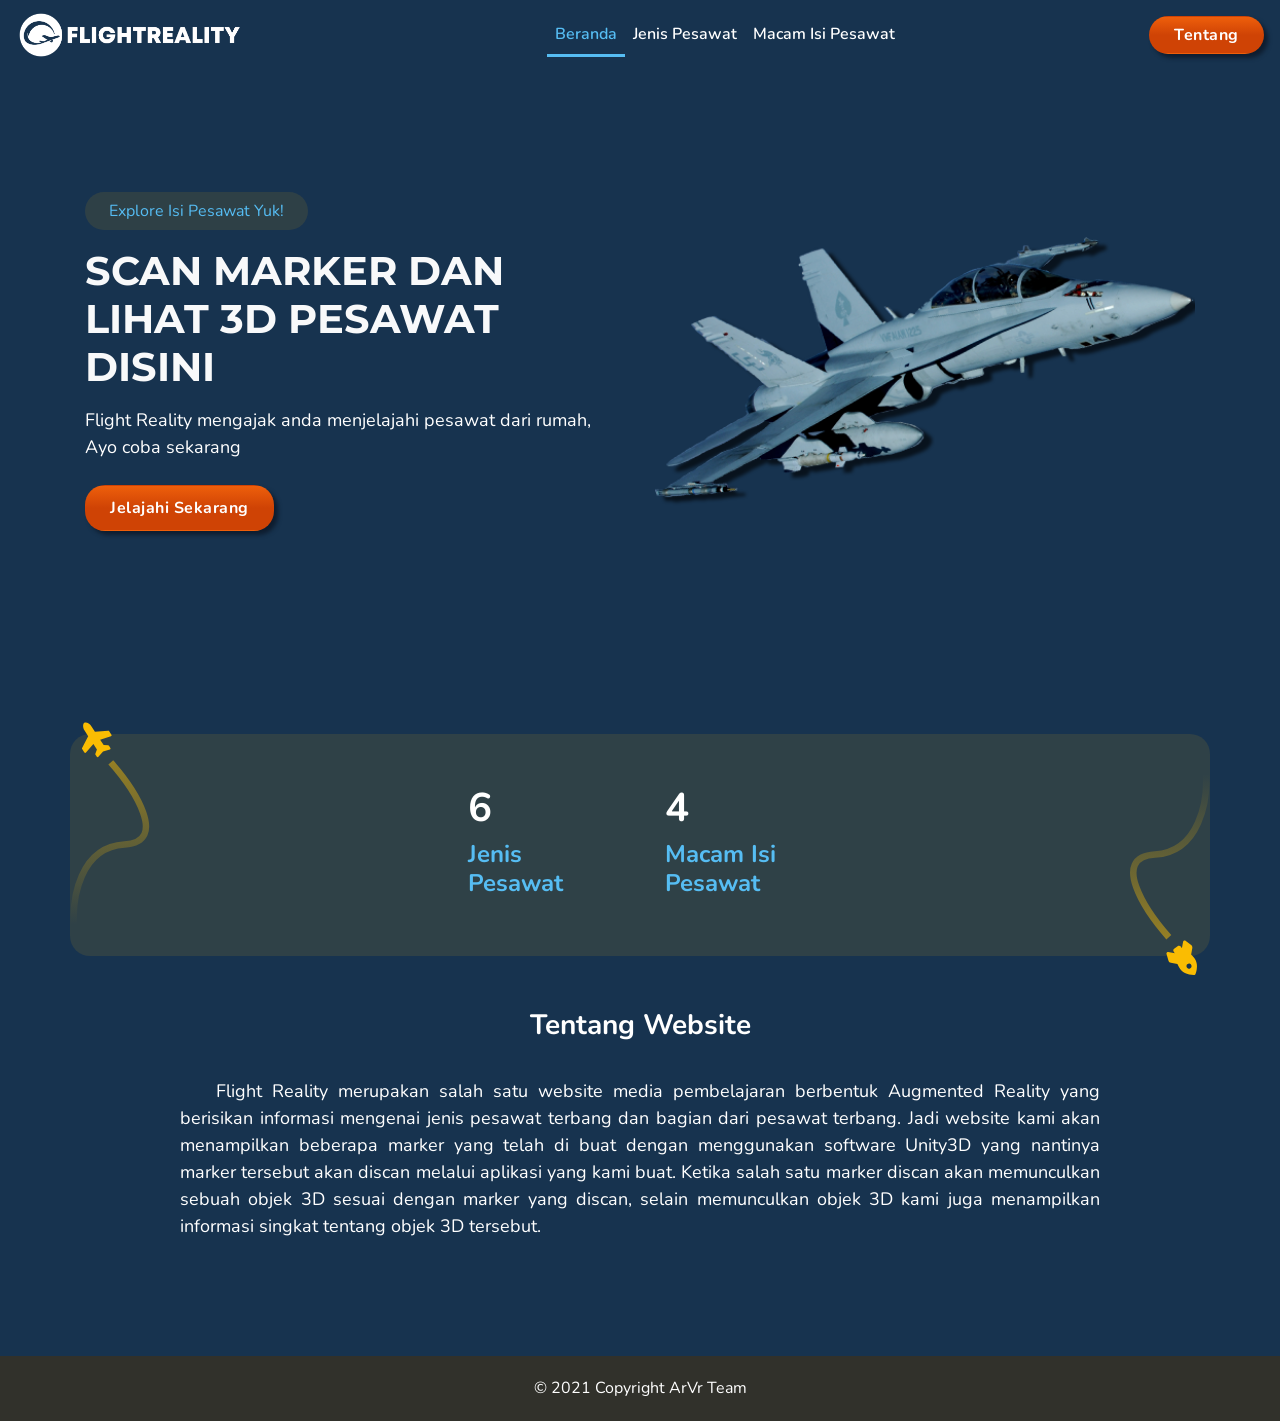
<file: index.html>
<!DOCTYPE html>
<html lang="en">

<head>

	<!-- Meta Including Start -->
	<meta charset="UTF-8">
	<meta name="viewport" content="width=device-width, initial-scale=1.0">
	<meta http-equiv="X-UA-Compatible" content="ie=edge">
	<!-- End of Meta Including -->

	<!-- Title Start -->
	<title>Beranda | FlightReality</title>
	<!-- End of Title -->

	<!-- CSS and JavaScript Including File -->
	<link rel="icon" type="image/png" href="assets/logo/icon.png">
	<link rel="preconnect" href="https://fonts.googleapis.com">
	<link rel="preconnect" href="https://fonts.gstatic.com" crossorigin>
	<link href="https://fonts.googleapis.com/css2?family=Lora:wght@500;600;700&family=Nunito:wght@400;600;700&display=swap" rel="stylesheet">
	<link rel="stylesheet" type="text/css" href="assets/lib/bootstrap/css/bootstrap.min.css">
	<link rel="stylesheet" type="text/css" href="assets/css/style.css">
	<link rel="stylesheet" href="assets/lib/owlcarousel/owl.carousel.min.css">
	<link rel="stylesheet" href="assets/lib/owlcarousel/owl.theme.default.min.css">
	<script src="assets/js/fontawesome.js"></script>


	<!-- End of Including File -->

</head>

<body>

	<!-- Header Start -->
	<input type="checkbox" id="check"></input>
	<nav class="navbar navbar-expand-lg navbar-light">
		<a class="navbar-brand" href="index.html">
			<img src="assets/logo/travelinary.png" height="50" alt="Logo Travelinary">
		</a>
		<button class="navbar-toggler" type="button" data-toggle="collapse" data-target="#navbarNavDropdown" aria-controls="navbarNavDropdown" aria-expanded="false" aria-label="Toggle navigation">
		  <span class="navbar-toggler-icon"></span>
		</button>
		<div class="collapse navbar-collapse" id="navbarNavDropdown">
		  <ul class="navbar-nav mx-auto">
			<li class="nav-item active">
				<a class="nav-link nunitoSemiBold" href="index.html">Beranda</a>
			</li>
			<li class="nav-item">
				<a class="nav-link nunitoSemiBold" href="jenis-pesawat.html">
				  Jenis Pesawat
				</a>
			  </li>
			<li class="nav-item">
				<a class="nav-link nunitoSemiBold" href="isi-pesawat.html">Macam Isi Pesawat</a>
			</li>
		  </ul>
		  <div class="nonAuth d-none">
					<a href="#tentangweb" class="btn btn-pill px-4">Tentang</a>
		  </div>
		<div class="auth avatar d-none">
			<div class="d-flex align-items-center">
				<div class="col-12 pl-0">
					<a
					class="nunitoRegular align-items-center d-flex dropdown-toggle"
					data-toggle="dropdown" aria-haspopup="true" aria-expanded="false">
					<img src="assets/icon/Photo Profile.svg" width="40" alt="">
					<h5 class="nunitoSemiBold ml-2 my-0">Apin</h5> <i class="fas ml-1 fa-angle-down"></i>
				</a>
				<div class="dropdown-menu">
					<a class="dropdown-item" href="profileWisata.html">
						<i class="fas mr-2 fa-user"></i>
						Profile</a>
					<a class="dropdown-item logout" href="javascript:void(0)">
						<i class="fas mr-2 fa-sign-out-alt"></i>
						Logout</a>
				</div>
				</div>
			</div>
		</div>
		</div>
	  </nav>

	<!-- End of Header -->

	<!-- Slideshow Start -->
	<div class="scroll" id="home"></div>
	<div class="banner container">
		<div class="row pt-4">
			<div class="col-12 col-lg-6 align-self-center">
				<p class="textOrange d-inline animation1">Explore Isi Pesawat Yuk!</p>
				<h1 class="montserrat mt-4 animation2 text-light">SCAN MARKER DAN LIHAT 3D PESAWAT DISINI</h1>
				<p class="mt-3 desc animation3">Flight Reality mengajak anda menjelajahi pesawat dari rumah, Ayo coba sekarang</p>
				<a href="#" class="btn btn-pill-large px-4 mt-2 animation4">Jelajahi Sekarang</a>
			</div>
			<div class="col-12 col-lg-6 align-self-center mt-5 mt-lg-0">
				<div class="animationImg">
					<img src="assets/img/img-header2.png" width="100%" alt="">
                    </div>
			</div>
		</div>
	</div>

	<!-- Content Start -->
	<!-- Total Post Section -->
	<div class="scroll" id="destination"></div>
	<section id="totalPost">
		<div class="container">
			<div class="row justify-content-center d-flex">
				<img src="assets/icon/Smoky Plane.svg" class="iconLeft" alt="">
					<div class="col-md-2 col-12 column">
						<h1 class="nunitoBold">6</h1>
						<h4 class="textOrange nunitoBold">Jenis Pesawat</h4>
					</div>
					<div class="col-md-2 col-12 column">
						<h1 class="nunitoBold">4</h1>
						<h4 class="textOrange nunitoBold">Macam Isi Pesawat</h4>
					</div>
					<img src="assets/icon/Smoky Rocket.svg" class="iconRight"  alt="">
		
				</div>
		</div>
	</section>
	<!-- End Total Post Section -->

	<section id="tentangweb">
		<div class="container">
			<div class="row justify-content-center d-flex">
				<div class="col-12 mt-5">
					<p style="text-align: center; font-size: 28px;font-weight: bold;">Tentang Website</p>
				</div>
				<div class="col-10 mt-3">
					<p style="text-align: justify;font-size: 18px;">&emsp;&emsp;Flight Reality merupakan salah satu website media pembelajaran berbentuk Augmented Reality yang berisikan informasi mengenai jenis pesawat terbang dan bagian dari pesawat terbang. Jadi website kami akan menampilkan beberapa marker yang telah di buat dengan menggunakan software Unity3D yang nantinya marker tersebut akan discan melalui aplikasi yang kami buat. Ketika salah satu marker discan akan memunculkan sebuah objek 3D sesuai dengan marker yang discan, selain memunculkan objek 3D kami juga menampilkan informasi singkat tentang objek 3D tersebut.</p>
				</div>
			</div>
		</div>
	</section>

	<footer>
		<!-- Copyright -->
			<div class="footer-copyright text-center" style="margin-top: 100px;">
				<p class="nunitoRegular">© 2021 Copyright ArVr Team</p> 
			</div>
		<!-- End Copyright -->

	</footer>
	<!-- End Footer -->

	<!-- Back to top -->
	<button id="btnTop" class="btnTop" title="Go to top"><i class="up"></i>TOP</button>
	<!-- End of Back to top -->

	<!-- Including JavaScript File Start -->
	  <!-- Including JavaScript File Start -->
	  <script type="text/javascript" src="assets/js/jquery.min.js"></script>
	  <script type="text/javascript" src="assets/js/popper.min.js"></script>
	  <script type="text/javascript" src="assets/lib/bootstrap/js/bootstrap.min.js"></script>
	<script src="assets/lib/owlcarousel/owl.carousel.min.js"></script>
	<script src="assets/js/tilt.jquery.min.js"></script>
	<script src="assets/js/script.js"></script>
	<!-- End of Including JavaScript File -->
	<script>
		$(document).ready(function() {
			let aman = localStorage.getItem('authLogin');
			if(aman){
				$('.nonAuth').addClass('d-none');
				$('.auth').removeClass('d-none');
			}else{
				$('.nonAuth').removeClass('d-none');
				$('.auth').addClass('d-none');
			}

			$('.logout').click(function(){
				localStorage.removeItem('authLogin');
				window.location.href = 'Login.html';
			})

$('.animationImg').tilt({
    maxTilt:6,
});
$('.animationImg2').tilt({
  maxTilt:6,
});

});
$(window).on('scroll', function() {
  let scrollTop = $(this).scrollTop();

  if(scrollTop > $('#hint .desc').offset().top - 300){
    $('#hint .desc h2').addClass('bottomToTop');
    $('#hint .desc h4').addClass('bottomToTop');
    $('#hint .desc a').addClass('bottomToTop');
    $('#hint .desc img').addClass('bottomToTop');
}

if(scrollTop > $('#hint .animationImg2').offset().top - 300){
  $('#hint .animationImg2 img').addClass('bottomToTop');
}
})
	</script>

</body>

</html>
</file>
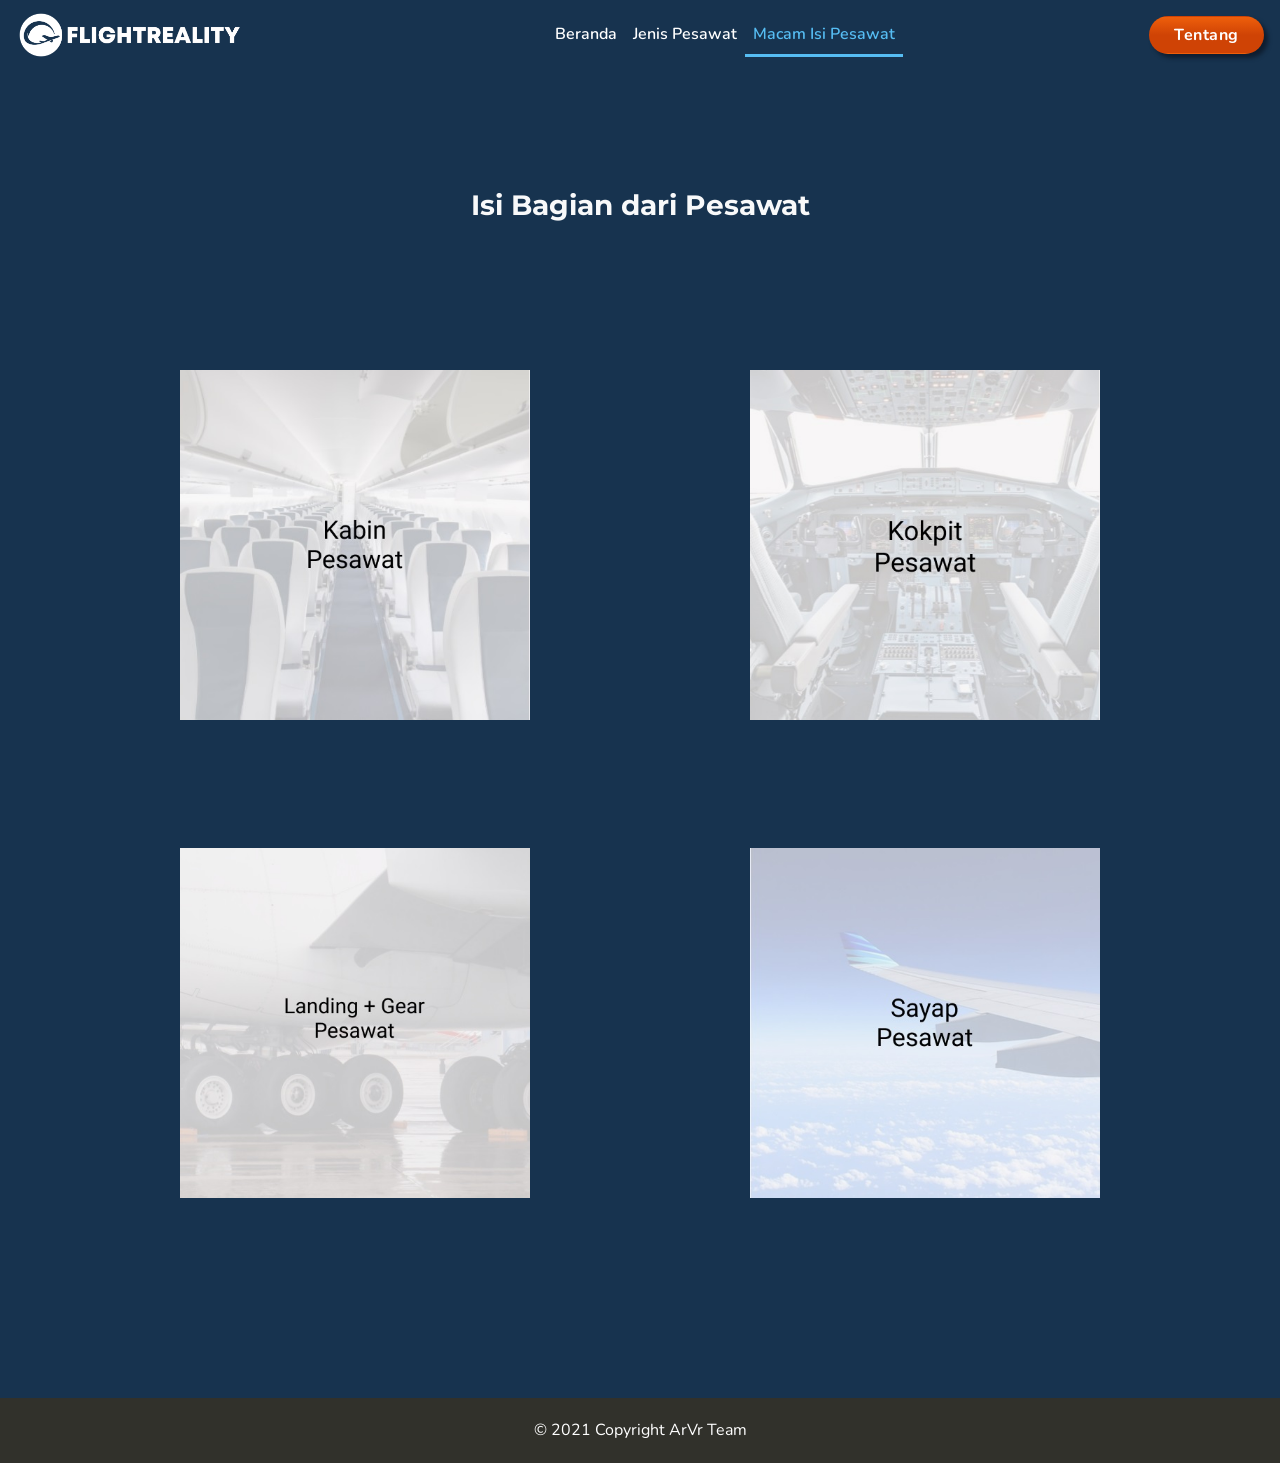
<file: isi-pesawat.html>
<!DOCTYPE html>
<html lang="en">

<head>

	<!-- Meta Including Start -->
	<meta charset="UTF-8">
	<meta name="viewport" content="width=device-width, initial-scale=1.0">
	<meta http-equiv="X-UA-Compatible" content="ie=edge">
	<!-- End of Meta Including -->

	<!-- Title Start -->
	<title>Beranda | FlightReality</title>
	<!-- End of Title -->

	<!-- CSS and JavaScript Including File -->
	<link rel="icon" type="image/png" href="assets/logo/icon.png">
	<link rel="preconnect" href="https://fonts.googleapis.com">
	<link rel="preconnect" href="https://fonts.gstatic.com" crossorigin>
	<link href="https://fonts.googleapis.com/css2?family=Lora:wght@500;600;700&family=Nunito:wght@400;600;700&display=swap" rel="stylesheet">
	<link rel="stylesheet" type="text/css" href="assets/lib/bootstrap/css/bootstrap.min.css">
	<link rel="stylesheet" type="text/css" href="assets/css/style.css">
	<link rel="stylesheet" href="assets/lib/owlcarousel/owl.carousel.min.css">
	<link rel="stylesheet" href="assets/lib/owlcarousel/owl.theme.default.min.css">
	<script src="assets/js/fontawesome.js"></script>


	<!-- End of Including File -->

</head>

<body>

	<!-- Header Start -->
	<input type="checkbox" id="check"></input>
	<nav class="navbar navbar-expand-lg navbar-light">
		<a class="navbar-brand" href="index.html">
			<img src="assets/logo/travelinary.png" height="50" alt="Logo Travelinary">
		</a>
		<button class="navbar-toggler" type="button" data-toggle="collapse" data-target="#navbarNavDropdown" aria-controls="navbarNavDropdown" aria-expanded="false" aria-label="Toggle navigation">
		  <span class="navbar-toggler-icon"></span>
		</button>
		<div class="collapse navbar-collapse" id="navbarNavDropdown">
		  <ul class="navbar-nav mx-auto">
			<li class="nav-item">
				<a class="nav-link nunitoSemiBold" href="index.html">Beranda</a>
			</li>
			<li class="nav-item">
				<a class="nav-link nunitoSemiBold" href="jenis-pesawat.html">
				  Jenis Pesawat
				</a>
			  </li>
			<li class="nav-item active">
				<a class="nav-link nunitoSemiBold" href="#">Macam Isi Pesawat</a>
			</li>
		  </ul>
		  <div class="nonAuth d-none">
					<a href="index.html#tentangweb" class="btn btn-pill px-4">Tentang</a>
		  </div>
		<div class="auth avatar d-none">
			<div class="d-flex align-items-center">
				<div class="col-12 pl-0">
					<a
					class="nunitoRegular align-items-center d-flex dropdown-toggle"
					data-toggle="dropdown" aria-haspopup="true" aria-expanded="false">
					<img src="assets/icon/Photo Profile.svg" width="40" alt="">
					<h5 class="nunitoSemiBold ml-2 my-0">Apin</h5> <i class="fas ml-1 fa-angle-down"></i>
				</a>
				<div class="dropdown-menu">
					<a class="dropdown-item" href="profileWisata.html">
						<i class="fas mr-2 fa-user"></i>
						Profile</a>
					<a class="dropdown-item logout" href="javascript:void(0)">
						<i class="fas mr-2 fa-sign-out-alt"></i>
						Logout</a>
				</div>
				</div>
			</div>
		</div>
		</div>
	  </nav>

	<!-- End of Header -->

    <section id="jenis">
	<div class="container" style="margin-top: 160px;">
        <div class="row justify-content-center d-flex">
            <div class="col-12">
                <p style="font-size: 28px; text-align: center;"
				class="montserrat mt-4 animation2 text-light">Isi Bagian dari Pesawat</p>
            </div>
        </div>
        <div class="row mt-5 d-flex" style="text-align: center;">
            <div class="col-6">
                <img style="width: 350px;margin-top: 80px;" src="assets/img/marker/kabin.jpg" alt="">
            </div>
            <div class="col-6">
                <img style="width: 350px;margin-top: 80px;" src="assets/img/marker/kokpit.jpg" alt="">
            </div>
        </div>
        <div class="row mt-5 d-flex" style="text-align: center;">
						<div class="col-6">
							<img style="width: 350px;margin-top: 80px;" src="assets/img/marker/landing + gear.jpg" alt="">
						</div>
            <div class="col-6">
                <img style="width: 350px;margin-top: 80px;" src="assets/img/marker/sayap.jpg" alt="">
            </div>
        </div>
    </div>
    </section>
	

	<footer>
		<!-- Copyright -->
			<div class="footer-copyright text-center" style="margin-top: 200px;">
				<p class="nunitoRegular">© 2021 Copyright ArVr Team</p> 
			</div>
		<!-- End Copyright -->

	</footer>
	<!-- End Footer -->

	<!-- Back to top -->
	<button id="btnTop" class="btnTop" title="Go to top"><i class="up"></i>TOP</button>
	<!-- End of Back to top -->

	<!-- Including JavaScript File Start -->
	  <!-- Including JavaScript File Start -->
	  <script type="text/javascript" src="assets/js/jquery.min.js"></script>
	  <script type="text/javascript" src="assets/js/popper.min.js"></script>
	  <script type="text/javascript" src="assets/lib/bootstrap/js/bootstrap.min.js"></script>
	<script src="assets/lib/owlcarousel/owl.carousel.min.js"></script>
	<script src="assets/js/tilt.jquery.min.js"></script>
	<script src="assets/js/script.js"></script>
	<!-- End of Including JavaScript File -->
	<script>
		$(document).ready(function() {
			let aman = localStorage.getItem('authLogin');
			if(aman){
				$('.nonAuth').addClass('d-none');
				$('.auth').removeClass('d-none');
			}else{
				$('.nonAuth').removeClass('d-none');
				$('.auth').addClass('d-none');
			}

			$('.logout').click(function(){
				localStorage.removeItem('authLogin');
				window.location.href = 'Login.html';
			})

$('.animationImg').tilt({
    maxTilt:6,
});
$('.animationImg2').tilt({
  maxTilt:6,
});

});
$(window).on('scroll', function() {
  let scrollTop = $(this).scrollTop();

  if(scrollTop > $('#hint .desc').offset().top - 300){
    $('#hint .desc h2').addClass('bottomToTop');
    $('#hint .desc h4').addClass('bottomToTop');
    $('#hint .desc a').addClass('bottomToTop');
    $('#hint .desc img').addClass('bottomToTop');
}

if(scrollTop > $('#hint .animationImg2').offset().top - 300){
  $('#hint .animationImg2 img').addClass('bottomToTop');
}
})
	</script>

</body>

</html>
</file>
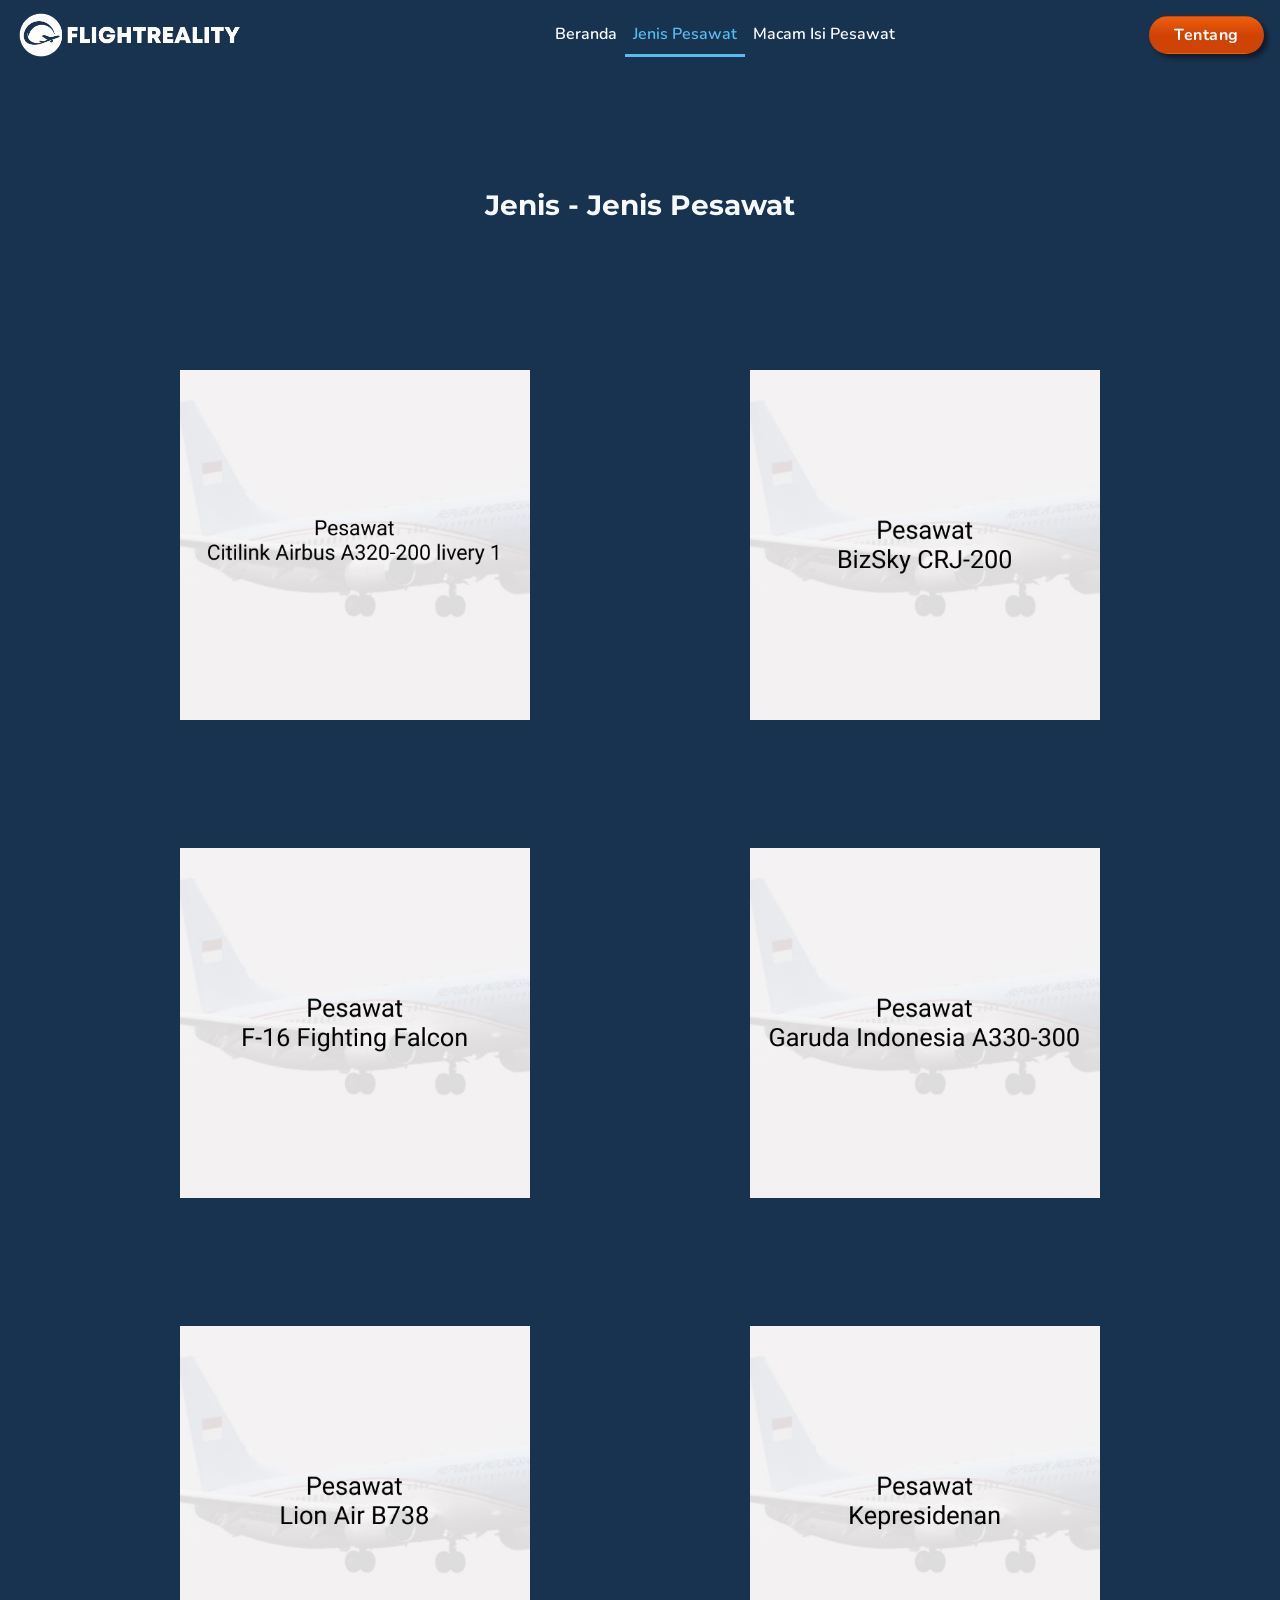
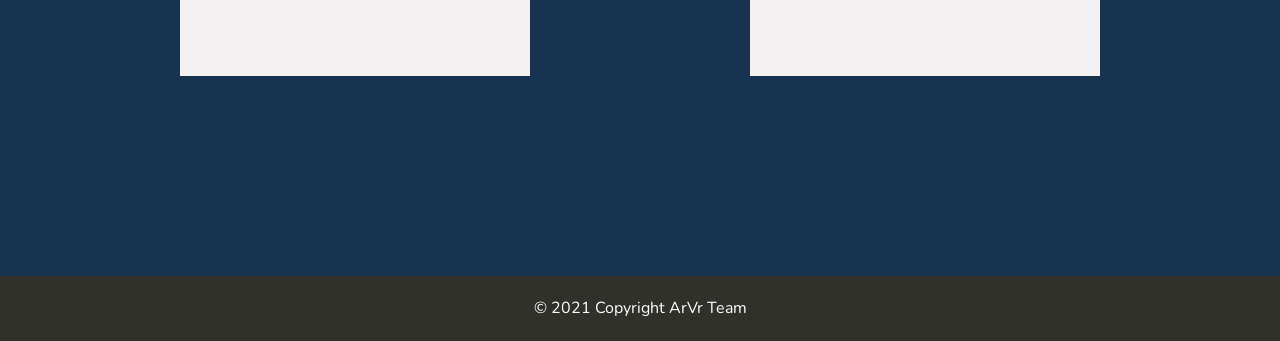
<file: jenis-pesawat.html>
<!DOCTYPE html>
<html lang="en">

<head>

	<!-- Meta Including Start -->
	<meta charset="UTF-8">
	<meta name="viewport" content="width=device-width, initial-scale=1.0">
	<meta http-equiv="X-UA-Compatible" content="ie=edge">
	<!-- End of Meta Including -->

	<!-- Title Start -->
	<title>Beranda | FlightReality</title>
	<!-- End of Title -->

	<!-- CSS and JavaScript Including File -->
	<link rel="icon" type="image/png" href="assets/logo/icon.png">
	<link rel="preconnect" href="https://fonts.googleapis.com">
	<link rel="preconnect" href="https://fonts.gstatic.com" crossorigin>
	<link href="https://fonts.googleapis.com/css2?family=Lora:wght@500;600;700&family=Nunito:wght@400;600;700&display=swap" rel="stylesheet">
	<link rel="stylesheet" type="text/css" href="assets/lib/bootstrap/css/bootstrap.min.css">
	<link rel="stylesheet" type="text/css" href="assets/css/style.css">
	<link rel="stylesheet" href="assets/lib/owlcarousel/owl.carousel.min.css">
	<link rel="stylesheet" href="assets/lib/owlcarousel/owl.theme.default.min.css">
	<script src="assets/js/fontawesome.js"></script>


	<!-- End of Including File -->

</head>

<body>

	<!-- Header Start -->
	<input type="checkbox" id="check"></input>
	<nav class="navbar navbar-expand-lg navbar-light">
		<a class="navbar-brand" href="index.html">
			<img src="assets/logo/travelinary.png" height="50" alt="Logo Travelinary">
		</a>
		<button class="navbar-toggler" type="button" data-toggle="collapse" data-target="#navbarNavDropdown" aria-controls="navbarNavDropdown" aria-expanded="false" aria-label="Toggle navigation">
		  <span class="navbar-toggler-icon"></span>
		</button>
		<div class="collapse navbar-collapse" id="navbarNavDropdown">
		  <ul class="navbar-nav mx-auto">
			<li class="nav-item">
				<a class="nav-link nunitoSemiBold" href="index.html">Beranda</a>
			</li>
			<li class="nav-item active">
				<a class="nav-link nunitoSemiBold" href="#">
				  Jenis Pesawat
				</a>
			  </li>
			<li class="nav-item">
				<a class="nav-link nunitoSemiBold" href="isi-pesawat.html">Macam Isi Pesawat</a>
			</li>
		  </ul>
		  <div class="nonAuth d-none">
					<a href="index.html#tentangweb" class="btn btn-pill px-4">Tentang</a>
		  </div>
		<div class="auth avatar d-none">
			<div class="d-flex align-items-center">
				<div class="col-12 pl-0">
					<a
					class="nunitoRegular align-items-center d-flex dropdown-toggle"
					data-toggle="dropdown" aria-haspopup="true" aria-expanded="false">
					<img src="assets/icon/Photo Profile.svg" width="40" alt="">
					<h5 class="nunitoSemiBold ml-2 my-0">Apin</h5> <i class="fas ml-1 fa-angle-down"></i>
				</a>
				<div class="dropdown-menu">
					<a class="dropdown-item" href="profileWisata.html">
						<i class="fas mr-2 fa-user"></i>
						Profile</a>
					<a class="dropdown-item logout" href="javascript:void(0)">
						<i class="fas mr-2 fa-sign-out-alt"></i>
						Logout</a>
				</div>
				</div>
			</div>
		</div>
		</div>
	  </nav>

	<!-- End of Header -->

    <section id="jenis">
	<div class="container" style="margin-top: 160px;">
        <div class="row justify-content-center d-flex">
            <div class="col-12">
                <p style="font-size: 28px; text-align: center;"
				class="montserrat mt-4 animation2 text-light">Jenis - Jenis Pesawat</p>
            </div>
        </div>
        <div class="row mt-5 d-flex" style="text-align: center;">
		
                        
		
		 <div class="col-6">
                <img style="width: 350px;margin-top: 80px;" src="assets/img/marker/citilink.jpg" alt="">
            </div>
		<div class="col-6">
                <img style="width: 350px;margin-top: 80px;" src="assets/img/marker/bizsky.jpg" alt="">
            </div>
            
        </div>
        <div class="row mt-5 d-flex" style="text-align: center;">
						<div class="col-6">
							<img style="width: 350px;margin-top: 80px;" src="assets/img/marker/f-16.jpg" alt="">
						</div>
            <div class="col-6">
                <img style="width: 350px;margin-top: 80px;" src="assets/img/marker/garuda.jpg" alt="">
            </div>
        </div>
				<div class="row mt-5 d-flex" style="text-align: center;">
					
					<div class="col-6">
							<img style="width: 350px;margin-top: 80px;" src="assets/img/marker/lion air.jpg" alt="">
					</div>
					
				<div class="col-6">
							<img style="width: 350px;margin-top: 80px;" src="assets/img/marker/kepresidenan.jpg" alt="">
					</div>	
		
			</div>
    </div>
    </section>
	

	<footer>
		<!-- Copyright -->
			<div class="footer-copyright text-center" style="margin-top: 200px;">
				<p class="nunitoRegular">© 2021 Copyright ArVr Team</p> 
			</div>
		<!-- End Copyright -->

	</footer>
	<!-- End Footer -->

	<!-- Back to top -->
	<button id="btnTop" class="btnTop" title="Go to top"><i class="up"></i>TOP</button>
	<!-- End of Back to top -->

	<!-- Including JavaScript File Start -->
	  <!-- Including JavaScript File Start -->
	  <script type="text/javascript" src="assets/js/jquery.min.js"></script>
	  <script type="text/javascript" src="assets/js/popper.min.js"></script>
	  <script type="text/javascript" src="assets/lib/bootstrap/js/bootstrap.min.js"></script>
	<script src="assets/lib/owlcarousel/owl.carousel.min.js"></script>
	<script src="assets/js/tilt.jquery.min.js"></script>
	<script src="assets/js/script.js"></script>
	<!-- End of Including JavaScript File -->
	<script>
		$(document).ready(function() {
			let aman = localStorage.getItem('authLogin');
			if(aman){
				$('.nonAuth').addClass('d-none');
				$('.auth').removeClass('d-none');
			}else{
				$('.nonAuth').removeClass('d-none');
				$('.auth').addClass('d-none');
			}

			$('.logout').click(function(){
				localStorage.removeItem('authLogin');
				window.location.href = 'Login.html';
			})

$('.animationImg').tilt({
    maxTilt:6,
});
$('.animationImg2').tilt({
  maxTilt:6,
});

});
$(window).on('scroll', function() {
  let scrollTop = $(this).scrollTop();

  if(scrollTop > $('#hint .desc').offset().top - 300){
    $('#hint .desc h2').addClass('bottomToTop');
    $('#hint .desc h4').addClass('bottomToTop');
    $('#hint .desc a').addClass('bottomToTop');
    $('#hint .desc img').addClass('bottomToTop');
}

if(scrollTop > $('#hint .animationImg2').offset().top - 300){
  $('#hint .animationImg2 img').addClass('bottomToTop');
}
})
	</script>

</body>

</html>
</file>
<file: assets/css/style.css>
@import url('https://fonts.googleapis.com/css2?family=Montserrat:ital,wght@1,800&display=swap');

body {
  margin: 0;
  padding: 0;
  background-color: #17334f;
  overflow-x: hidden;
  font-family: "Samsung Sans Regular" !important;
}

/* template travelinary */
:root{
  --color-orange: #56bdf3 ;
  --gradient: linear-gradient(316deg, #3cb5b5 0%, #e53b51 74%);
  --color-yellow: #EBEB58;
  --color-green: #CCE52D;
  --color-red: #FF6A6A;

  --first-text: white;
  --second-text: #575746;
  --third-text: #8E8E78;
  --box-shadow: 0px 8px 30px rgba(0, 0, 0, 0.1);
}

/* color */
.backgroundOrange{
  background-color: var(--color-orange);
}
.textOrange{
  color: var(--color-orange);
}
/* end color */


/* font weight lora and nunito */

/* lora = medium,lora semi bold,lora bold */
/* nunito = regular,nunito semi bold,nunito bold */

h1,h2,h3,h4,h5,h6,p,small,span,a,label,button,input,textarea{
  font-family: 'Nunito', sans-serif;
  color: var(--first-text);
  
}
input::placeholder{
  font-family: 'Nunito', sans-serif;
}
.loraMedium{
  font-family: 'Lora', serif !important;
  font-weight: 500;
}
.loraSemiBold{
  font-family: 'Lora', serif !important;
  font-weight: 600;
}
.loraBold{
  font-family: 'Lora', serif !important;
  font-weight: 700;
}

.nunitoRegular{
  font-family: 'Nunito', sans-serif !important;
  font-weight: 400;
}
.nunitoSemiBold{
  font-family: 'Nunito', sans-serif !important;
  font-weight: 600;
}
.nunitoBold{
  font-family: 'Nunito', sans-serif !important;
  font-weight: 700;
}
.montserrat{
  font-family: 'Montserrat', sans-serif !important;
  font-weight: 700;
}

.txt-mute{
  font-size: 14px;
  color: var(--second-text);
}
.txt-mute1{
  font-size: 16px;
  color: var(--second-text);
}
/* end font */

/* btn rounded */

.btn-pill{
  background-color: var(--color-orange);
  background-image: linear-gradient(-180deg, #ee5f0b 0%, #cf4305 50%);
  box-shadow: 4px 4px 4px #0e1d2f;
  border-radius:20px;
  color: white;
  letter-spacing: 0.5px;
  font-weight: bold;
}
.btn-pillNonAnimation{
  background-color: var(--color-orange);
  border-radius:20px;
  color: white;
  letter-spacing: 0.5px;
  font-weight: bold;
}
.btn-pill-large{
  /* background-color: var(--gradient); */
  background-color: #50d8d7;
  background-image: linear-gradient(-180deg, #ee5f0b 0%, #cf4305 50%);
  box-shadow: 4px 4px 4px #0e1d2f;
  border-radius:20px;
  color: white;
  padding-top: 10px;
  padding-bottom: 10px;
  letter-spacing: 0.5px;
  font-weight: bold;
}
.btn-pill-disable{
  background-color: rgba(250, 188, 2, 0.1);
  border-radius:20px;
  color: var(--first-text);
  letter-spacing: 0.5px;
  font-weight: bold;
}
.btn-pill-stroke{
  border:1px solid var(--color-orange);
  border-radius:20px;
  color: var(--color-orange);
  letter-spacing: 0.5px;
  font-weight: bold;
}
.btn-pill-light{
  background-color: white;
  border: 1px solid var(--color-orange);
  border-radius:20px;
  color: var(--color-orange);
  letter-spacing: 0.5px;
  font-weight: bold;
}
a:hover{
  text-decoration: none !important;
  color: var(--color-orange);
}
a.btn-pill:hover{
  transform: scale(1.06);
  transition: 0.3s;
  text-decoration: none !important;
  color:white !important;
}
a.btn-pill-large:hover{
  transform: scale(1.06);
  transition: 0.3s;
  text-decoration: none !important;
  color:white !important;
}
a.btn-pill-stroke:hover{
  transform: scale(1.06);
  transition: 0.3s;
  text-decoration: none !important;
}
a.btn-pill-disable:hover{
  transform: scale(1.06);
  transition: 0.3s;
  text-decoration: none !important;
}
/* end btn rounded */

/* dropdown */
.dropdown-menu{
  box-shadow: var(--box-shadow);  
  border: none;
  margin-top: 20px;
  border-radius: 10px;
  padding: 15px;
}
.dropdown-menu a.dropdown-item{
  font-size: 18px;
}
a.dropdown-item:hover{
  color: black !important;
}
.dropdown-toggle::after{
  display: none;
}
.dropdown-menu i.fa-chart-bar{
  color: var(--color-orange);
}
.dropdown-menu i.fa-heart{
  color: var(--color-red);
}
.dropdown-menu i.fa-map-marker-alt{
  color: var(--color-green);
}
.dropdown-menu i.fa-map-marked-alt{
  color: var(--color-orange);
}
.dropdown-menu i.fa-utensils{
  color: var(--color-green);
}
.dropdown-menu i.fa-calendar-alt{
  color: var(--color-yellow);
}
.js-example-basic-single{
  width: 200px;
  height: 60px;
}
.js-example-basic-multiple{
  width: 200px;
  height: 60px;
}
.filterContent{
  margin-top: -90px;
  position: relative;
  opacity: 0;
}
.filterButton{
  z-index: 2;
  position: relative;
}
.filterAnimation{
  animation: filterShow 0.6s ease-out alternate forwards;
}
@keyframes filterShow{
  from{
    opacity: 0;
    margin-top: -90px;
  }to{
    margin-top: 0px;
    opacity: 1;
  }
}
/* dropdown */

/* card */
.card:hover{
  box-shadow: var(--box-shadow);
  transition-duration: 0.3s;
}
.card .statusIcon{
  position: absolute;
  top:0;
  right:0;
}
.card .statusIcon p{
  margin: 10px;
}
/* end card */

/* owl carousel */
.topPost .owl-item{
  padding: 20px;
}
.owl-nav{
  position: absolute;
  top:-87px;
  right: 20px;
}
.owl-prev{
  border-radius: 10px !important;
  width: 50px;
  height: 50px;
outline: none !important;

  background-color: rgba(255, 255, 255, 0.1) !important;
}
.owl-next{
  border-radius: 10px !important;
  width: 50px;
  height: 50px;
outline: none !important;
background-color: rgba(250, 188, 2, 0.1) !important;
}
.owl-next::after{
  content: '\f105';
    font-family: "Font Awesome 5 Free";
    font-weight: 600;
    font-size: 28px;
  color: var(--color-orange);

}

.topPost .owl-dot{
  display: none !important;
}

.owl-prev::after{
  content: '\f104';
  font-size: 28px;
    font-family: "Font Awesome 5 Free";
    font-weight: 600;
  color: var(--color-orange);

}
.owl-nav span{
  display: none;
  font-weight: bold;
}
/* end owl carousel */

/* animation */
.rightToLeft{
  animation: rightToLeft 1s alternate forwards;
}
.leftToRight{
  animation: leftToRight 1s alternate forwards;
}
.bottomToTop{
  animation: bottomToTop 1s alternate forwards;
}
.opacityAnimation{
  animation: opacity 1s alternate forwards;
}

/* end animation */

/* stars */
.star-widget input{
  display: none;
}
.star-widget{
  float: left;
}
.star-widget label{
  font-size: 32px;
  color: darkgray;
  float: right;
  padding: 0px 2px;
  transition: all 0.3s ease;
}
input:not(:checked) ~ label:hover,
input:not(:checked) ~ label:hover ~ label{
  color: #56bdf3;
}
input:checked ~ label{
  color: #56bdf3;
}
/* end stars */

/* end templatetravelinary */

/* Navbar Header Start */
nav {
  position: fixed !important;
  top: 0;
  left: 0;
  width: 100%;
  height: 70px;
  transition: 0.5s;
  z-index: 10;
}
nav i.fa-angle-down{
  font-size: 14px;
}
nav .dropdown-menu{
  margin-left: -50px;
}
nav .avatar:hover{
  cursor: pointer;
}
nav .avatar:hover i,
nav .avatar:hover h5{
  color: var(--color-orange);
}
nav .fa-sign-out-alt{
  color: var(--color-red) !important;
}
nav .fa-user{
  color: var(--color-green) !important;
}
nav.black {
  left: 0;
  top:0;
  width: 100%;
  background: #0e1d2f;
  height: 70px;
  box-shadow: var(--box-shadow);
}

/* nav .header-logo {
  float: left;
}

nav .header-logo img {
  line-height: 10px;
  height: 50px;
  transition: 0.5s;
} */
/* 
nav ul {
  float: right;
  margin: 0;
  padding: 0;
  display: flex;
}

nav ul li {
  list-style: none;
}

nav ul.list li a {
  text-decoration: none;
  line-height: 50px;
  color: #fff;
  padding: 5px 12.5px;
  font-family: calibri;
  font-size: 17px;
  text-transform: uppercase;
  transition: 0.25s;
} */

nav ul li a:hover{
  color: #56bdf3 !important;
  border-bottom: 3px solid #56bdf3;
}
nav ul li.active a{
  color: #56bdf3 !important;
  border-bottom: 3px solid #56bdf3;
}
nav ul li a{
  color: var(--first-text) !important;
}
/* nav ul li a:active,
nav ul li a:focus,
nav ul li a:target,
nav ul li a:hover {
  padding-bottom: 20px;
  border-bottom: 5px solid orange;
} */
/* end nav */

/* banner section */
.banner p.textOrange{
  background-color: rgba(250, 188, 2, 0.1);
  padding: 8px 24px;
  border-radius: 20px;
}
.banner .animation1{
  opacity: 0;
  animation: opacity 0.5s ease-in forwards;
}
.banner .animation2{
  opacity: 0;
  animation: opacity 0.5s 0.5s ease-in forwards;
} 
.banner .animation3{
  opacity: 0;
  animation: opacity 0.5s 1s ease-in forwards;
} 
.banner .animation4{
  opacity: 0;
  animation: opacity 0.5s 1.5s ease-in forwards;
} 

.banner .btn-pill{
  padding-top: 10px;
  padding-bottom: 10px;
}
.banner p.desc{
  font-size: 18px;
}
.banner .backgroundOrange{
  padding: 10px;
}
.banner{
  margin-top: 100px;
  position: relative;
}
/* end banner section */

/* total post section */
#totalPost .column{
  margin: 10px;
  justify-content: center;
  display: grid;
}
#totalPost{
  margin-top: 8rem;
}
#totalPost .row{
  position: relative;
  border-radius: 20px;
  padding: 40px;
  background-color: rgba(250, 188, 2, 0.1);
}
#totalPost .iconLeft {
  position: absolute;
  left: 0;
  top: -20px;
  width: 80px;
}
#totalPost .iconRight {
  position: absolute;
  right: 0;
  bottom: -20px;
  width: 80px;
}
/* end total post section*/

/* Hint Section */
#hint{
  margin-top: 8rem;
}
#hint .column{
  display: flex;
  align-items: center !important;
  padding: 14px;
  margin-top: 20px;
  border-radius: 10px;
}
#hint img,
#hint a,
#hint h4,
#hint h2{
  opacity: 0;
}
/* End Hint Section */

/* wisata section */
#wisata{
  margin-top: 8rem;
}
#wisata .iconLove{
  position: absolute;
  bottom: 0;
  left:0;
  width: 100%;
  padding-top: 20px;
  background: linear-gradient(to top, rgba(0, 0, 0, 0.4), rgba(0, 0, 0, 0));
}
.totalComments{
  color: var(--second-text);
  margin-left: 10px;
}
#wisata .card .iconLove p{
  color: white;
}
#wisata .card .love{
  position: relative;
}
#wisata .card img{
  width: 100px;
}
#wisata .card .love img{
  width: 100%;
  
  border-top-left-radius: 20px;
  border-top-right-radius: 20px;
}
#wisata .desc i{
  color: var(--color-green);
  margin-right: 10px;
}
#wisata .card{
  width: 16rem;
  border:none;
  background-color: rgb(255, 255, 255);
  border-radius: 20px;
}
/* end wisata section */

/* event section */
#event{
  margin-top: 6rem;
  margin-bottom: 8rem;
}

#event .iconLove{
  position: absolute;
  bottom: 0;
  left:0;
  width: 100%;
  padding-top: 20px;
  background: linear-gradient(to top, rgba(0, 0, 0, 0.4), rgba(0, 0, 0, 0));
}
.totalComments{
  color: var(--second-text);
  margin-left: 10px;
}
#event .card .iconLove p{
  color: white;
}
#event .card .love-event{
  position: relative;
}
#event .card img{
  width: 100px;
}
#event .card .love-event img{
  width: 100%;
  border-top-left-radius: 20px;
  border-top-right-radius: 20px;
}
#event .desc i{
  color: var(--color-green);
  margin-right: 10px;
}

#event .card{
  width: 20rem;
  border:none;
  min-height: 300px;
  background-color: rgb(255, 255, 255);
  border-radius: 20px;
}
#event .card .date{
  color: var(--color-orange);
  display: block;
  font-size: 28px;
  font-weight: bold;
}
#event .information{
  color: var(--second-text);
  font-size: 16px;
  margin-top: 10px;
}


#eventDetail{
  margin-top: 4rem;
}

#eventDetail .iconLove{
  position: absolute;
  bottom: 0;
  left:0;
  width: 100%;
  padding-top: 20px;
  background: linear-gradient(to top, rgba(0, 0, 0, 0.4), rgba(0, 0, 0, 0));
}
#eventDetail .card .iconLove p{
  color: white;
}
#eventDetail .card .love-event{
  position: relative;
}
#eventDetail .card img{
  width: 100px;
}
#eventDetail .card .love-event img{
  width: 100%;
  border-top-left-radius: 20px;
  border-top-right-radius: 20px;
}
#eventDetail .desc i{
  color: var(--color-green);
  margin-right: 10px;
}

#eventDetail .card{
  width: 20rem;
  border:none;
  min-height: 300px;
  background-color: rgb(255, 255, 255);
  border-radius: 20px;
}
#eventDetail .card .date{
  color: var(--color-orange);
  display: block;
  font-size: 28px;
  font-weight: bold;
}
#eventDetail .information{
  color: var(--second-text);
  font-size: 16px;
  margin-top: 10px;
}

/* end event section */


/* destination page */
#category{
  margin-top: 6rem;
}
#categoryCard{
  margin-top: 4rem;
}
#categoryCard .row{
  max-width: 100%;
}
#categoryCard .container{
  justify-items: center !important;
  display: grid;
}
#categoryCard .card{
  opacity: 0;
}
#categoryCard .iconLove{
  position: absolute;
  bottom: 0;
  left:0;
  width: 100%;
  padding-top: 20px;
  background: linear-gradient(to top, rgba(0, 0, 0, 0.4), rgba(0, 0, 0, 0));
}

.totalComments{
  color: var(--second-text);
  margin-left: 10px;
}
.searchPindev input::placeholder{
  color: var(--first-text);
}
.searchPindev input{
  background-color: transparent;
  outline: none;
  padding-left: 50px;
  background-color: white;
  width: 300px;
  border: none;
  height: 40px;
  font-family: nunito, sans-serif;
  border-radius: 40px ;
}

.searchPindev{
  position: relative;
}
.btn-gray{
  background-color: white;
  border:none ;
  color: var(--first-text);
  border-radius: 20px;
}
.searchPindev::before{
  content: '\f002';
  font-size: 20px;
  font-family: "Font Awesome 5 Free";
  font-weight: 600;
  color: var(--first-text);
  top: 50%;
  transform: translateY(-50%);
  position: absolute;
  left: 15px;
}
#categoryCard .card .iconLove p{
  color: white;
}
#categoryCard .card .love{
  position: relative;
}
#categoryCard .card img{
  width: 100px;
}
#categoryCard .card .love img{
  width: 100%;
  /* height: 128pt; */
  border-top-left-radius: 20px;
  border-top-right-radius: 20px;
}
#categoryCard .desc i{
  color: var(--color-green);
  margin-right: 10px;
}
#categoryCard .card{
  width: 100%;
  border:none;
  background-color: rgb(255, 255, 255);
  border-radius: 20px;
}
#categoryCard .event .card .date{
  color: var(--color-orange);
  display: block;
  font-size: 28px;
  font-weight: bold;
}
#categoryCard .event .information{
  color: var(--second-text);
  font-size: 16px;
  margin-top: 10px;
}

.select2-container .select2-selection--single {
  height: 38px !important;
  border-color: #ced4da !important;
  padding-top: 4px;
  }
  .select2-selection__arrow {
    margin-top: 4px;
    margin-right: 4px;
  }
  .select2-container .select2-selection--multiple {
    min-height: 38px !important;
    border-color: #ced4da !important;  
  }
  
/* end destination page */


/* profile page */
#avatar{
  margin: 6rem 0;
}
#profilePost{
  margin: 6rem 0;
}
#profilePost .iconLove{
  position: absolute;
  bottom: 0;
  left:0;
  width: 100%;
  padding-top: 20px;
  background: linear-gradient(to top, rgba(0, 0, 0, 0.4), rgba(0, 0, 0, 0));
}
#profilePost .card .iconLove p{
  color: white;
}
#profilePost .card .love{
  position: relative;
}
#profilePost .card img{
  width: 100px;
}
#profilePost .card .love img{
  width: 100%;
  border-top-left-radius: 20px;
  border-top-right-radius: 20px;
}
#profilePost .desc i{
  color: var(--color-green);
  margin-right: 10px;
}
#profilePost .card{
  width: 100%;
  border:none;
  background-color: rgb(255, 255, 255);
  border-radius: 20px;
}

#profilePost .nav-tabs .nav-link.active{
  background-color: transparent;
  color: var(--first-text);
}
#profilePost .nav-tabs .total{
  font-weight: 400;
  color: var(--third-text);
}
#profilePost .nav-tabs .nav-link{
  font-weight: bold;
  color: var(--third-text);
}
#profilePost .card .date{
  color: var(--color-orange);
  display: block;
  font-size: 28px;
  font-weight: bold;
}
#profilePost .information{
  color: var(--second-text);
  font-size: 16px;
  margin-top: 10px;
}
/* end profile page */

/* detail page */
#detail-page{
  margin-top: 6rem;
}
.carousel-detail{
  width: 100%;
  height: 23rem;
  background-attachment: fixed;
}
.carousel-detail img{
  height: 100%;
  background-attachment: fixed;
}
.slide{
  width: 90%;
}
.slide-text{
  width: 90%;
  
}
.stars{
  font-size: 17px;
}
/* end detail page */

.carousel-item:after {
  content: "";
  display: block;
  position: absolute;
  top: 0;
  bottom: 0;
  left: 0;
  right: 0;
  background: rgba(0, 0, 0, 0.3);
}

section.slideshow img {
  width: 100%;
  height: 100vh;
  background-size: cover;
}

section.slideshow .quotes {
  border-left: 5px solid #ff7f00;
  border-radius: 2px;
  padding-left: 20px;
  padding-bottom: 2.5px;
  position: absolute;
  z-index: 5;
  left: 50%;
  top: 50%;
  transform: translate(-130%, -50%);
  color: #fff;
}

section.slideshow .quotes p {
  font-size: 20px;
}

section.slideshow div.title {
  width: 50%;
  height: 10%;
  background: rgba(255, 255, 255, 0.5);
  left: 50%;
  top: 50%;
  position: absolute;
  transform: translate(-50%, -50%);
}

section.slideshow div.title p {
  color: #000;
  font-size: 40px;
  text-align: center;
  line-height: 70px;
}

.carousel-indicators {
  z-index: 1;
}

/* .navbar-toggler {
  display: none;
  margin-top: -60px;
  position: absolute;
  right: 20px;
  cursor: pointer;
} */

#check {
  display: none;
}

/* End Navbar Header */
/* Start Content */
/* HomePage */
section.content .box {
  width: 200px;
  height: 50px;
  border-bottom: 4px solid #0069c0;
  font-size: 25px;
}

section.content input[type="checkbox"] {
  opacity: 0;
}

div.kartu {
  position: relative;
  background: #262626;
  width: 500px;
  height: 250px;
  overflow: hidden;
  transition: 0.35s
}

div.kartu:hover {
  z-index: 1;
  -moz-transform: scale(1.1);
  -webkit-transform: scale(1.1);
  transform: scale(1.1);
  box-shadow: 0 4px 8px 0 rgba(0, 0, 0, 0.2), 0 6px 20px 0 rgba(0, 0, 0, 0.19);
  transition: 0.35s;
}

section.content input[type="checkbox"], .toggle {
  position: absolute;
  width: 50px;
  height: 50px;
  right: 15px;
  bottom: 10px;
  outline: none;
  z-index: 1;
  cursor: pointer;
}

.toggle {
  pointer-events: none;
  border-radius: 50%;
  background: #fff;
  transition: 0.5s;
  text-align: center;
  line-height: 50px;
  font-size: 36px;
  box-shadow: 0 0 0 0px rgba(0, 0, 0, 1);
}

#checkimage:checked~.toggle {
  box-shadow: 0 0 0 500px rgba(0, 0, 0, 0.5);
  transform: rotate(225deg);
}

div.kartu img, .image-content {
  position: absolute;
  top: 0;
  left: 0;
  width: 100%;
  height: 100%;
}

.image-content {
  padding: 20px;
  box-sizing: border-box;
  z-index: 1;
  pointer-events: none;
  transition: 0.5s;
  opacity: 0;
  color: #fff;
}

.image-content p {
  font-size: 12px;
}

#checkimage:checked~.image-content {
  opacity: 1;
  transition-delay: 0.5s;
}

.destinasi-list {
  height: 40.5%;
}

.tag {
  position: absolute;
  width: 90%;
  border-radius: 0 0 10px 10px;
  height: 60px;
  padding-top: 10px;
  bottom: 0;
  background: rgb(0, 0, 0);
  color: rgb(255, 255, 255);
  display: flex;
  align-items: center;
  opacity: 0.7;
  transition: 0.4s;
}

.text-tag {
  text-align: center;
  width: 100%;
}

.img-category {
  width: 101%;
  height: 210px;
  margin-bottom: 50px;
  /* height: 110px; */
  border-radius: 7px 7px 7px 7px;
  transition: 0.4s;
}

.img-category:hover~.tag,
.tag:hover {
  border-radius: 10px 10px 10px 10px;
  height: 100%;
}

.text-tag h5#opo {
  display: block;
}

.listWisata {
  display: none;
  list-style: none;
}

.tag:hover .listWisata {
  display: block;
}

.tag:hover .text-tag h5#opo {
  display: none;
}

.rows {
  display: -ms-flexbox;
  display: flex;
  -ms-flex-wrap: wrap;
  flex-wrap: wrap;
}

.parallax-container {
  max-width: 960px;
  width: 70%;
  margin: 0 auto;
}

section.module:last-child {
  margin-bottom: 0;
}

section.module h2 {
  margin-bottom: 40px;
  font-family: "Roboto Slab", serif;
}

section.module p {
  margin-bottom: 40px;
}

section.module p:last-child {
  margin-bottom: 0;
}

section.module.content {
  padding: 40px 0;
  background-color: rgba(207, 216, 220, 0.5);
}

section.module.content:last-child {
  margin-bottom: 60px;
}
section.parallax h3{
  color:rgb(236, 236, 236) !important;
}
section.module.parallax {
  padding: 24px 0;
  background-position: 0 0;
}

section.module.parallax h1 {
  color: white !important;
  line-height: 1;
  text-align: center;
}

.parallax-1 {
  background-position: 50% 0;
  background-size: cover;
}

.parallax-blur {
  background-color: black;
}

.text-parralax-tengah {
  margin-top: -15px;
  font-size: 75px;
}

.img-google {
  width: 130px;
}

.img-apple {
  width: 115px;
  margin-top: 9px;
}

.text-parralax-kiri {
  text-align: left;
}

.card {
  margin: 10px auto;
  transition: 0.4s;
}
.card .price{
  color: var(--third-text);
  font-size: 18px !important;
  font-weight: 600;
}

/* div.card:hover {
  transform: scale(1.1);
} */

.tgl-latest-event {
  margin: 0 auto;
  font-size: 32px;
}

.bulan-latest-event {
  font-family: "Samsung Sans Medium";
  color: red;
  margin: 0 auto;
}

/* destination  */
.deskripsi-destinasi {
  font-size: 19px;
  text-indent: 30px;
}

.bg-destination {
  object-fit: cover;
}

.img-responsive {
  height: 170px;
}
.detailPost .owl-dot{
  outline:none !important;
  display: inline-block !important;
}
.detailPost .owl-dot span{
  background-color: rgba(250, 188, 2, 0.3) !important;
}
.detailPost .owl-dot.active span{
  background-color: var(--color-orange) !important;
}
/* end destination */
/* event */
.img-event {
  height: 250px;
}

.card-event {
  height: 95%;
  text-align: left;
}

/* end event */
/* Galeri */
.galeri {
  padding: 20px 80px;
  text-align: center;
  margin-bottom: 30px;
}

.judul_galerfeventi {
  text-align: left;
  margin-bottom: 50px;
  margin-left: 70px;
}

.galeri_item {
  display: inline-block;
  margin: 0px 25px;
}

.galeri_gambar {
  background: pink;
  width: 100%;
  height: 221px;
  overflow: hidden;
}

.galeri_gambar img {
  width: 100%;
  height: 100%;
  object-fit: cover;
  -moz-transition: all 0.3s;
  -webkit-transition: all 0.3s;
  transition: all 0.3s;
}

.galeri_gambar:hover img {
  -moz-transform: scale(1.1);
  -webkit-transform: scale(1.1);
  transform: scale(1.1);
}

.galeri_judul {
  text-align: left;
  margin: 10px 0;
  font-style: italic;
}

.galeri_deskripsi {
  text-align: left;
  margin: 20px 0;
  min-height: 50px;
}

.read_more_btn {
  text-align: left;
  color: #ffffff;
  background: #252525;
  width: 100px;
  padding: 5px 5px;
  font-size: 15px;
  -moz-transition: all 0.4s ease-in-out 0s;
  -webkit-transition: all 0.4s ease-in-out 0s;
  -ms-transition: all 0.4s ease-in-out 0s;
  transition: all 0.4s ease-in-out 0s;
}

.read_more_btn:hover {
  background: #f11d2d;
  -moz-transition: all 0.4s ease-in-out 0s;
  -webkit-transition: all 0.4s ease-in-out 0s;
  -ms-transition: all 0.4s ease-in-out 0s;
  transition: all 0.4s ease-in-out 0s;
}

.load-gallery {
  padding: 30px;
}

.gambar-list {
  padding: 5px;
}

.btn-load {
  border: 1px solid #0069c0;
}

.btn-load:hover {
  background-color: #0069c0;
  color: white;
  transition: 0.3s;
}

/* End Galeri */
.scroll {
  position: relative;
  top: -50px;
}

.btnTop {
  width: 50px;
  height: 70px;
  padding: 10px;
  text-align: center;
  font-weight: bold;
  text-decoration: none;
  position: fixed;
  bottom: 50px;
  right: 20px;
  display: none;
  background: orange;
  border: none;
  z-index: 10;
  color: white;
  border-radius: 5px;
}

.btnTop:hover {
  text-decoration: none;
  cursor: pointer;
  /* box-shadow: 0px 0px 12px 0.3px #252525; */
  border-radius: 5px;
  background: rgb(231, 150, 0);
  /* opacity: 0.5; */
  z-index: 10;
}

.up {
  transform: rotate(-135deg);
  -webkit-transform: rotate(-135deg);
  border: solid white;
  border-width: 0 4px 4px 0;
  display: inline-block;
  padding: 3px;
  z-index: 10;
}

/* end homepage */
/* destination-detail page */
.post-title {
  margin-top: 5px;
  font-size: 20px;
}

.caption {
  font-size: 16px;
}

.ratenow, .star {
  font-size: 1px;
}

.prev-next {
  color: black;
  border-left: 5px solid #0069c0;
  padding-left: 1em;
}

/* end destination-detail */
/* footer */
div#footerQ {
  background-color: #343429;
}
.footer-text {
  font-size: 16px;
  color: white;
}
.footer-copyright{
  background-color: #31312B;
  bottom: 0;
  padding-top: 20px;
  padding-bottom:5px;
}
.footer-copyright p{
  color: white !important;
}
.logo-unesa {
  margin-left: -30px;
  width: 90%;
}

.logo-ic {
  margin-left: -30px;
  width: 130%;
}
footer h6{
  color: white;
}
/* end footer */
.btn-share {
  margin-left: 10px;
}

/* End of Content */
/* Start Responsive */
@media screen and (max-width: 1500px) {
  section.slideshow div.title {
    height: 7.5%;
    position: absolute;
    left: 50%;
    top: 25%;
    transform: translate(-50%, -50%);
  }

  section.slideshow div.title p {
    line-height: 100px;
  }
}

@media screen and (max-width: 1200px) {
  .tag {
    width: 88%;
  }

  .img-event {
    height: 210px;
  }

  .btn-share {
    margin-left: 40px;
  }
}

@media screen and (max-width: 991px) {
  /* nav {
    margin: 0;
    padding: 0;
  } */
  nav .dropdown-menu{
    margin-left: 0px ;
  }
  .scrollHorizontal{
    overflow-y: scroll;
    padding: 10px;
    display: flex;
  }
  .navbar-collapse{
    background-color: #0e1d2f;
    position: absolute;
    top:70px;
    left:0px;
    width:100%;
  }
  .navbar-collapse ul,.auth{
    padding-left: 20px;
    padding-bottom: 20px;
  }
  .navbar-collapse ul,.nonAuth{
    padding-left: 20px;
    padding-bottom: 20px;
  }
  
  /* nav ul.list {
    margin-top: -30px;
    width: 100%;
    display: block;
    visibility: hidden;
    opacity: 0;
    transition: 0.5s;
  } */

  /* ul li#search {
    display: none;
  }

  ul li#search-icon {
    display: none;
  }

  nav ul.list li a {
    margin: 0;
    padding: 0px 12.5px;
    top: -15px;
    color: #fff;
    display: block;
    background: #0069c0;
  } */

 
  /* nav .header-logo img {
    margin-top: 5px;
    margin-left: -10px;
    height: 60px;
    padding: 10px 25px;
  }

  section.slideshow img {
    width: auto;
    height: auto;
  } */
/* 
  .toggler {
    display: block;
  } */

  /* #check:checked~nav ul.list {
    visibility: visible;
    opacity: 1;
    margin-top: 0;
    transition: 0.5s;
  } */

  /* .icon-bar {
    position: absolute;
    height: 3px;
    width: 27.5px;
    background: #fff;
    right: 12.5px;
    margin-top: 7.5px;
    border-radius: 8px;
    transition: all 0.35s;
    z-index: 10;
    cursor: pointer;
  } */

  /* .top {
    top: 14px;
    transition: 0.5s;
  }

  .mid {
    top: 21px;
    opacity: 1;
    transition: 0.5s;
  }

  .bot {
    top: 28px;
    transition: 0.5s;
  }

  .d-block.w-100 {
    width: 100%;
    height: 300px;
  } */

  section.slideshow .quotes {
    border-left: 5px solid #ff7f00;
    border-radius: 2px;
    padding-left: 20px;
    position: absolute;
    z-index: 5;
    left: 50%;
    top: 50%;
    transform: translate(-70%, -50%);
    color: #fff;
  }

  section.slideshow .quotes h1 {
    line-height: 20px;
    font-size: 16px;
  }

  section.slideshow .quotes p {
    line-height: 20px;
    font-size: 12px;
  }

  section.slideshow div.title p {
    line-height: 70px;
  }

  section.slideshow div.title p {
    line-height: 60px;
    font-size: 20px;
  }

  .col-4 {
    width: 100vw;
  }

  div.kartu:hover {
    z-index: 1;
    -moz-transform: scale(1.03, 1.03);
    -webkit-transform: scale(1.03, 1.03);
    transform: scale(1.03, 1.03);
    transition: 0.35s;
  }

  .destinasi-list {
    height: 27%;
  }

  .img-category {
    width: 100.5%;
  }

  .img-google {
    width: 110px;
  }

  .img-apple {
    width: 95px;
    margin-top: 7px;
  }

  /* div.card:hover {
    z-index: 1;
    -moz-transform: scale(1.03, 1.03);
    -webkit-transform: scale(1.03, 1.03);
    transform: scale(1.03, 1.03);
    transition: 0.35s;
  } */

  .footer-text {
    font-size: 13px;
  }

  .logo-unesa {
    margin-left: -30px;
    width: 100%;
  }

  .logo-ic {
    margin-left: -30px;
    width: 160%;
  }

  .btn-share {
    margin-left: 20px;
  }
  /* detail page */
  .header-desktop{
    display: none;
  }
  .sidebar{
    margin-left: 1.5rem;
  }
  .card-ulasan{
    width: 13rem;
    font-size: 10px;
  }
  .card-ulasan img{
    width: 45px;
  }
  .card-ulasan h5, .card-ulasan i{
    font-size: 12px;
  }
  /* end detail page */
}

@media screen and (max-width: 768px) {
  .owl-nav{
    display: none;
  }

  #categoryCard{
    margin-top: 20px;
  }
  #eventDetail{
    margin-top: 20px;
  }
  .topPost .owl-dot{
    outline:none !important;
    display: inline-block !important;
    margin-top: 10px;
  }
  .topPost .owl-dot span{
    background-color: rgba(250, 188, 2, 0.3) !important;
  }
  .topPost .owl-dot.active span{
    background-color: var(--color-orange) !important;
  }
  section.slideshow .quotes {
    border-left: 5px solid #ff7f00;
    border-radius: 2px;
    padding-left: 20px;
    position: absolute;
    z-index: 5;
    left: 30%;
    top: 55%;
    transform: translate(-50%, -50%);
    color: #fff;
  }

  section.slideshow .quotes h1 {
    line-height: 25px;
    font-size: 14px;
  }

  section.slideshow .quotes p {
    line-height: 25px;
    font-size: 12px;
  }

  .destinasi-list {
    height: 20.2%;
  }

  .tag {
    width: 89.5%;
  }

  .text-parralax-kiri {
    font-size: 15px;
  }

  .text-parralax-tengah {
    margin-top: -5px;
    font-size: 45px;
  }

  .img-google {
    width: 80px;
  }

  .img-apple {
    margin-top: 5px;
    width: 70px;
  }

  .post-title {
    margin-top: 5px;
    font-size: 17px;
  }

  .deskripsi-destinasi {
    font-size: 17px;
  }

  .btn-share {
    margin-left: 50px;
  }
  
}

@media screen and (min-width: 992px) {
  ul li#search-mobile {
    display: none;
  }

  section.slideshow div.title {
    height: 10.5%;
    position: absolute;
    left: 50%;
    top: 50%;
    transform: translate(-50%, -50%);
  }

  section.slideshow div.title p {
    line-height: 70px;
  }

  /* detail-page */
  .header-mobile{
    display: none;
  }
  .card-ulasan{
    width: 100%;
  }
  .card-ulasan .card-text{
    margin-top:18px;
    font-size: 15px;
  }
  
  /* end detail-page */
  /* destinasi */
  #categoryCard .card .love img{
    height: 128pt;
    
  }
  #event .card .love-event img{
    height: 150pt;
  }
  #eventDetail .card .love-event img{
    height: 150pt;
  }
}

@media screen and (min-width: 576px) and (max-width: 768px) {
  .tgl-latest-event {
    font-size: 35px;
  }

  .bulan-latest-event {
    font-size: 17px;
  }

  .logo-unesa {
    margin-left: 0px;
    width: 60% !important;
  }

  .logo-ic {
    width: 100% !important;
  }
}

@media screen and (max-width: 575px) {
  .title-home {
    font-size: 33px;
  }

  section.slideshow img {
    height: 50vh !important;
  }

  .destinasi-list {
    height: 10.2%;
  }

  .tag {
    width: 94.6%;
    /* width: 100%; */
  }

  .text-parralax-kiri {
    font-size: 12px;
  }

  .text-parralax-tengah {
    margin-top: -5px;
    font-size: 35px;
  }

  .img-google {
    width: 55px;
  }

  .img-apple {
    margin-top: 1px;
    width: 45px;
  }

  .deskripsi-destinasi {
    font-size: 15px;
  }

  .post-title {
    font-size: 16px;
  }

  .caption {
    font-size: 13px;
  }

  .ratenow {
    margin-top: 3px;
    font-size: 16px;
  }

  .star {
    font-size: 15px;
  }

  .prev-next {
    padding-left: 7px;
  }

  /* footer */
  .footer-text {
    font-size: 13.5px;
  }

  .logo-unesa {
    margin-left: 0px;
    width: 60% !important;
  }

  .logo-ic {
    width: 100% !important;
  }

  /* end footer */
  /* event */
  .img-event {
    height: 300px;
  }
  
  /* end event */
  /* galeri */
  .galeri_gambar {
    height: auto;
  }

  /* end galeri */
  .btn-share {
    margin-left: 70px;
  }
}

@media screen and (max-width: 400px) {
  .tag {
    width: 92%;
    /* width: 100%; */
  }
  
  .img-responsive {
    height: 210px;
  }

  section.slideshow .quotes {
    position: absolute;
    z-index: 5;
    left: 50%;
    top: 50%;
    transform: translate(-100%, -50%);
    color: #fff;
  }

  section.slideshow .quotes h1 {
    line-height: 20px;
    font-size: 10px;
  }

  section.slideshow .quotes p {
    line-height: 20px;
    font-size: 8px;
  }

  .galeri_gambar {
    width: 100%;
    height: 100%;
    object-fit: cover;
    -moz-transition: all 0.3s;
    -webkit-transition: all 0.3s;
    transition: all 0.3s;
  }

  section.slideshow div.title {
    margin-top: 0px;
  }

  section.slideshow div.title p {
    line-height: 47.5px;
    font-size: 20px;
  }

  .btn-share {
    margin-left: 90px;
  }

  .bulan-latest-event{
    font-size: 13px;
  }
  .tgl-latest-event{
    font-size: 25px;
  }
}

/* end responsive */
/* end falah */
/* ul li#search {
  position: relative;
  width: 1px;
  visibility: hidden;
  opacity: 0;
  transition: 0.5s;
} */

/* End Responsive */
/* animation template */

@keyframes bottomToTop{
  from{
    opacity: 0;
    margin-top: 40px;
}to{
    opacity: 1;
    margin-top: 0px;
}
}
@keyframes opacity{
  from{
    opacity: 0;
  }to{
    opacity: 1;
}
}
@keyframes leftToRight{
  from{
    opacity: 0;
    margin-right:40px;
}to{
    opacity: 1;
    margin-right:40px;
}
}
@keyframes rightToLeft{
  from{
    opacity: 0;
    margin-left:40px;
}to{
    opacity: 1;
    margin-left:0px;
}
}
/* end animation template */
</file>
